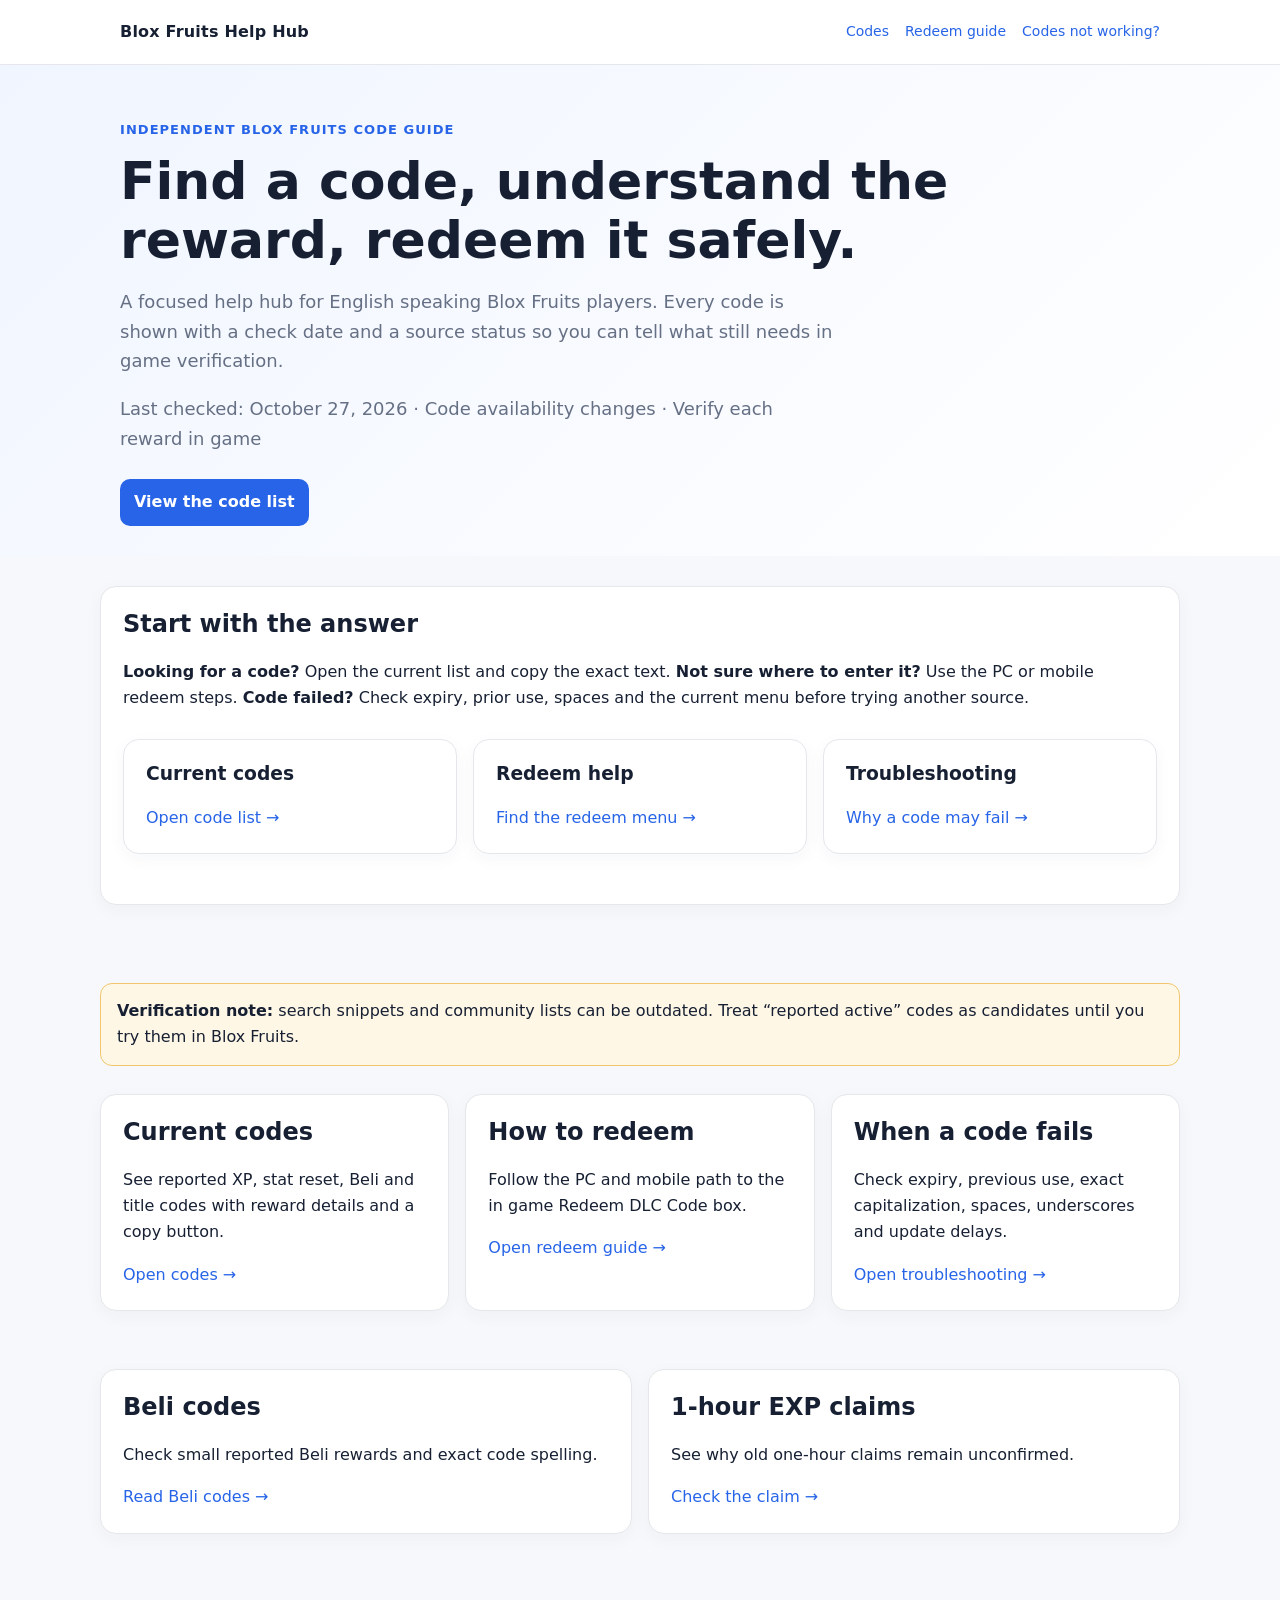
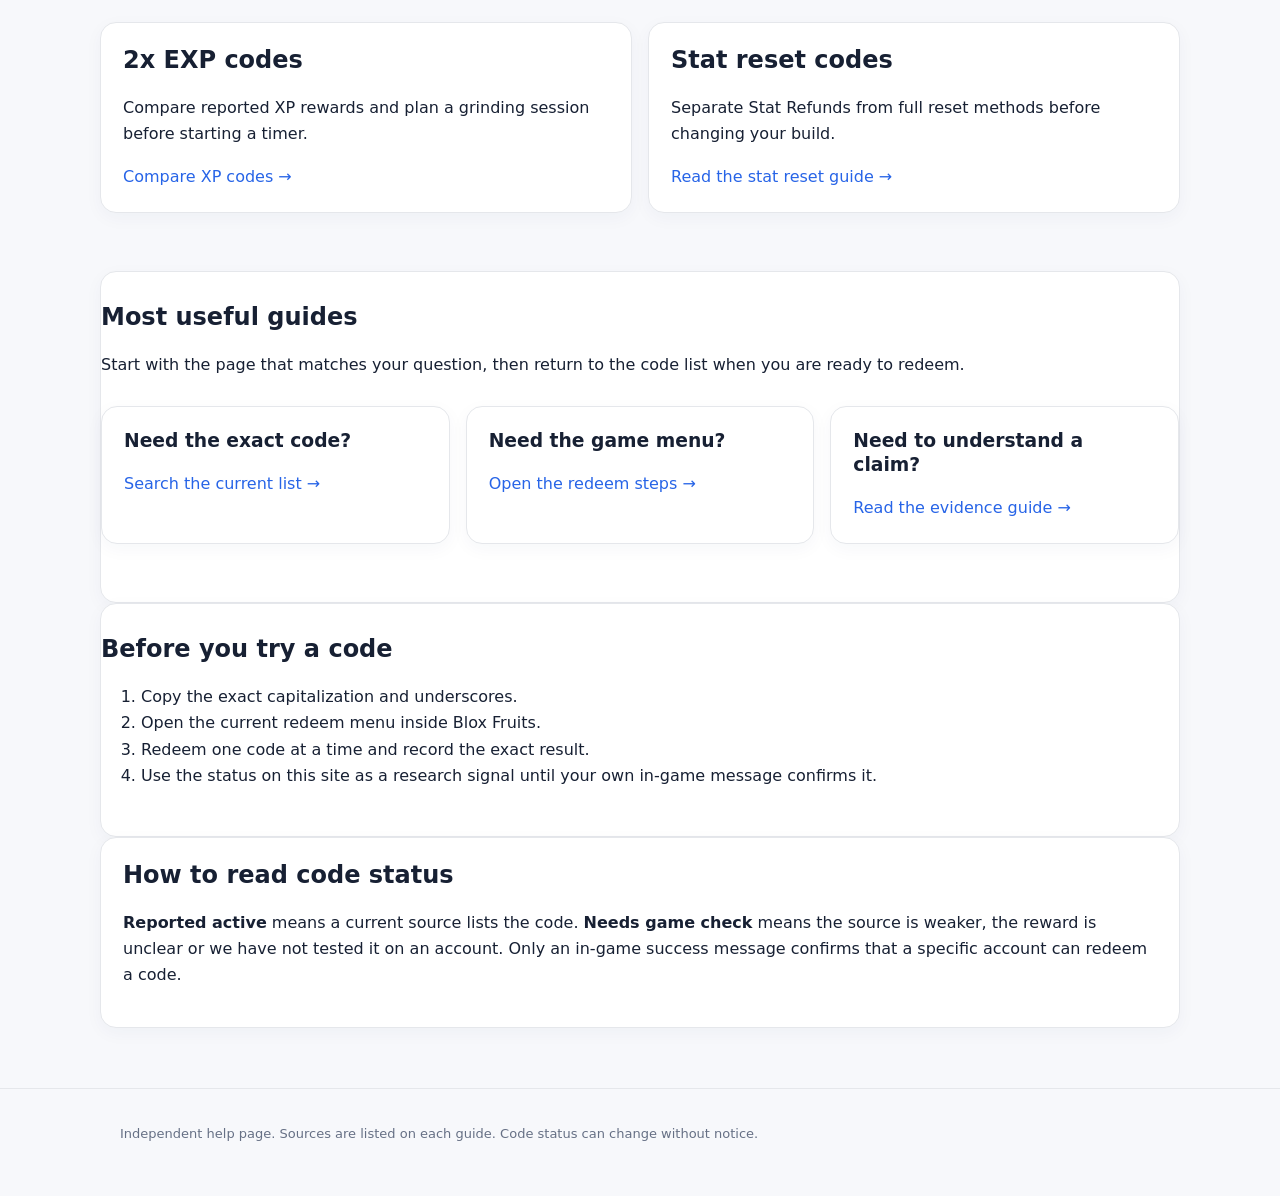
<file: index.html>
<!doctype html><html lang="en"><head><meta charset="utf-8"><meta name="viewport" content="width=device-width,initial-scale=1"><meta name="description" content="Find reported active Blox Fruits codes, confirm rewards, redeem codes on PC or mobile, and troubleshoot broken codes."><link rel="canonical" href="https://blox-fruits-help-hub.pages.dev/"><meta name="google-site-verification" content="WpJTzaE2lDU1zgOgY-33AHpInZoTjQPPPGhO0nWRNOk"><title>Blox Fruits Help Hub | Codes and Redeem Guides</title><link rel="stylesheet" href="styles.css"></head><body><header class="top"><div class="shell nav"><a class="logo" href="/">Blox Fruits Help Hub</a><nav class="links"><a href="/codes">Codes</a><a href="/redeem">Redeem guide</a><a href="/not-working">Codes not working?</a></nav></div></header><main><section class="hero"><div class="shell"><div class="eyebrow">Independent Blox Fruits code guide</div><h1>Find a code, understand the reward, redeem it safely.</h1><p>A focused help hub for English speaking Blox Fruits players. Every code is shown with a check date and a source status so you can tell what still needs in game verification.</p><p class="meta">Last checked: October 27, 2026 · Code availability changes · Verify each reward in game</p><a class="button" href="/codes">View the code list</a></div></section><section class="section shell"><div class="card"><h2>Start with the answer</h2><p><strong>Looking for a code?</strong> Open the current list and copy the exact text. <strong>Not sure where to enter it?</strong> Use the PC or mobile redeem steps. <strong>Code failed?</strong> Check expiry, prior use, spaces and the current menu before trying another source.</p><div class="grid"><article class="card"><h3>Current codes</h3><a href="/codes">Open code list →</a></article><article class="card"><h3>Redeem help</h3><a href="/redeem">Find the redeem menu →</a></article><article class="card"><h3>Troubleshooting</h3><a href="/not-working">Why a code may fail →</a></article></div></div></section><section class="section shell"><div class="notice"><strong>Verification note:</strong> search snippets and community lists can be outdated. Treat “reported active” codes as candidates until you try them in Blox Fruits.</div><div class="grid"><article class="card"><h2>Current codes</h2><p>See reported XP, stat reset, Beli and title codes with reward details and a copy button.</p><a href="/codes">Open codes →</a></article><article class="card"><h2>How to redeem</h2><p>Follow the PC and mobile path to the in game Redeem DLC Code box.</p><a href="/redeem">Open redeem guide →</a></article><article class="card"><h2>When a code fails</h2><p>Check expiry, previous use, exact capitalization, spaces, underscores and update delays.</p><a href="/not-working">Open troubleshooting →</a></article></div><div class="grid section"><article class="card"><h2>Beli codes</h2><p>Check small reported Beli rewards and exact code spelling.</p><a href="/beli-codes">Read Beli codes →</a></article><article class="card"><h2>1-hour EXP claims</h2><p>See why old one-hour claims remain unconfirmed.</p><a href="/one-hour-exp-code">Check the claim →</a></article></div><div class="grid section"><article class="card"><h2>2x EXP codes</h2><p>Compare reported XP rewards and plan a grinding session before starting a timer.</p><a href="/two-x-exp-codes">Compare XP codes →</a></article><article class="card"><h2>Stat reset codes</h2><p>Separate Stat Refunds from full reset methods before changing your build.</p><a href="/stat-reset-codes">Read the stat reset guide →</a></article></div><div class="card section"><h2>Most useful guides</h2><p>Start with the page that matches your question, then return to the code list when you are ready to redeem.</p><div class="grid"><article class="card"><h3>Need the exact code?</h3><a href="/codes">Search the current list →</a></article><article class="card"><h3>Need the game menu?</h3><a href="/redeem">Open the redeem steps →</a></article><article class="card"><h3>Need to understand a claim?</h3><a href="/free-devil-fruits-codes">Read the evidence guide →</a></article></div></div><div class="card section"><h2>Before you try a code</h2><ol><li>Copy the exact capitalization and underscores.</li><li>Open the current redeem menu inside Blox Fruits.</li><li>Redeem one code at a time and record the exact result.</li><li>Use the status on this site as a research signal until your own in-game message confirms it.</li></ol></div><div class="card"><h2>How to read code status</h2><p><strong>Reported active</strong> means a current source lists the code. <strong>Needs game check</strong> means the source is weaker, the reward is unclear or we have not tested it on an account. Only an in-game success message confirms that a specific account can redeem a code.</p></div></section></main><footer class="footer"><div class="shell">Independent help page. Sources are listed on each guide. Code status can change without notice.</div></footer></body></html>
</file>
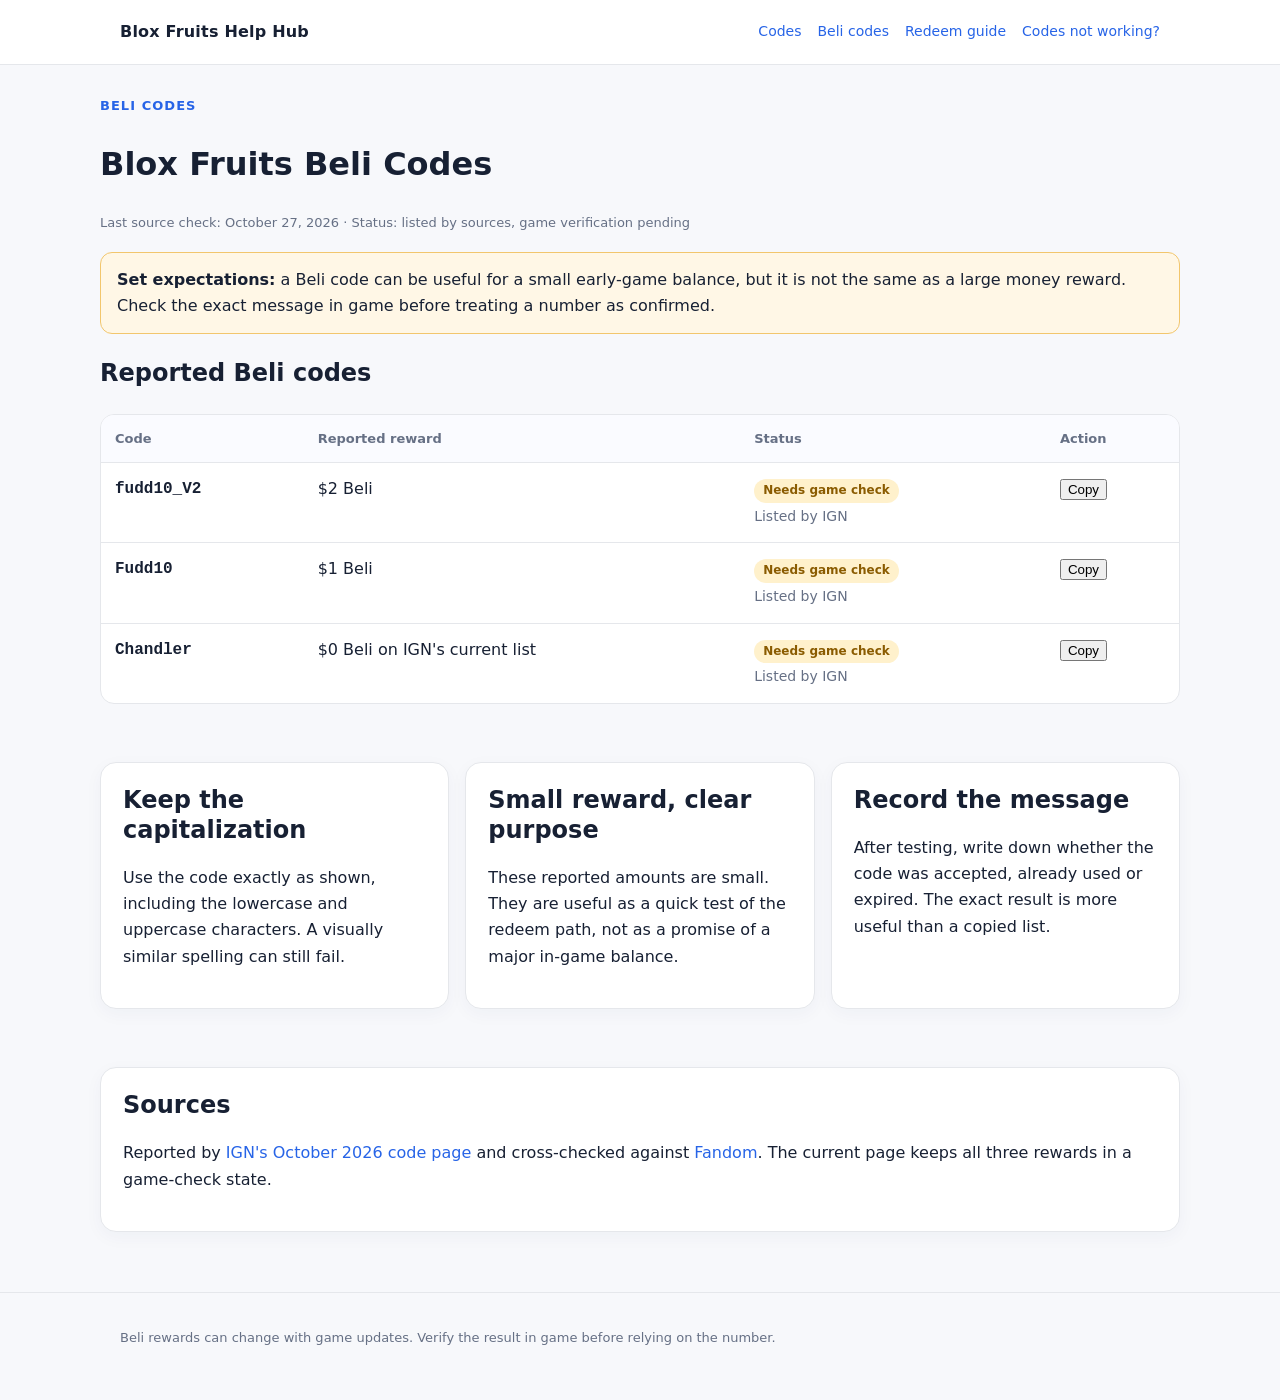
<file: beli-codes.html>
<!doctype html><html lang="en"><head><meta charset="utf-8"><meta name="viewport" content="width=device-width,initial-scale=1"><meta name="description" content="Compare reported Blox Fruits Beli codes, the reward listed by each source and how to avoid confusing tiny Beli rewards with larger promises."><link rel="canonical" href="https://blox-fruits-help-hub.pages.dev/beli-codes"><title>Blox Fruits Beli Codes: Reported Rewards and Limits | Blox Fruits Help Hub</title><link rel="stylesheet" href="styles.css"><script src="site.js" defer></script></head><body><header class="top"><div class="shell nav"><a class="logo" href="/">Blox Fruits Help Hub</a><nav class="links"><a href="/codes">Codes</a><a href="/beli-codes">Beli codes</a><a href="/redeem">Redeem guide</a><a href="/not-working">Codes not working?</a></nav></div></header><main class="section shell"><div class="eyebrow">Beli codes</div><h1>Blox Fruits Beli Codes</h1><p class="meta">Last source check: October 27, 2026 · Status: listed by sources, game verification pending</p><div class="notice"><strong>Set expectations:</strong> a Beli code can be useful for a small early-game balance, but it is not the same as a large money reward. Check the exact message in game before treating a number as confirmed.</div><h2>Reported Beli codes</h2><div class="table-wrap"><table class="codes"><thead><tr><th>Code</th><th>Reported reward</th><th>Status</th><th>Action</th></tr></thead><tbody><tr><td class="code" data-label="Code">fudd10_V2</td><td data-label="Reported reward">$2 Beli</td><td data-label="Status"><span class="tag verify">Needs game check</span><br><span class="small">Listed by IGN</span></td><td data-label="Action"><button onclick="copyCode('fudd10_V2',this)">Copy</button></td></tr><tr><td class="code" data-label="Code">Fudd10</td><td data-label="Reported reward">$1 Beli</td><td data-label="Status"><span class="tag verify">Needs game check</span><br><span class="small">Listed by IGN</span></td><td data-label="Action"><button onclick="copyCode('Fudd10',this)">Copy</button></td></tr><tr><td class="code" data-label="Code">Chandler</td><td data-label="Reported reward">$0 Beli on IGN's current list</td><td data-label="Status"><span class="tag verify">Needs game check</span><br><span class="small">Listed by IGN</span></td><td data-label="Action"><button onclick="copyCode('Chandler',this)">Copy</button></td></tr></tbody></table></div><div class="grid section"><article class="card"><h2>Keep the capitalization</h2><p>Use the code exactly as shown, including the lowercase and uppercase characters. A visually similar spelling can still fail.</p></article><article class="card"><h2>Small reward, clear purpose</h2><p>These reported amounts are small. They are useful as a quick test of the redeem path, not as a promise of a major in-game balance.</p></article><article class="card"><h2>Record the message</h2><p>After testing, write down whether the code was accepted, already used or expired. The exact result is more useful than a copied list.</p></article></div><div class="card"><h2>Sources</h2><p>Reported by <a href="https://www.ign.com/wikis/blox-fruits/Blox_Fruits_Codes" rel="noreferrer">IGN's October 2026 code page</a> and cross-checked against <a href="https://blox-fruits.fandom.com/wiki/Codes" rel="noreferrer">Fandom</a>. The current page keeps all three rewards in a game-check state.</p></div></main><footer class="footer"><div class="shell">Beli rewards can change with game updates. Verify the result in game before relying on the number.</div></footer></body></html>
</file>
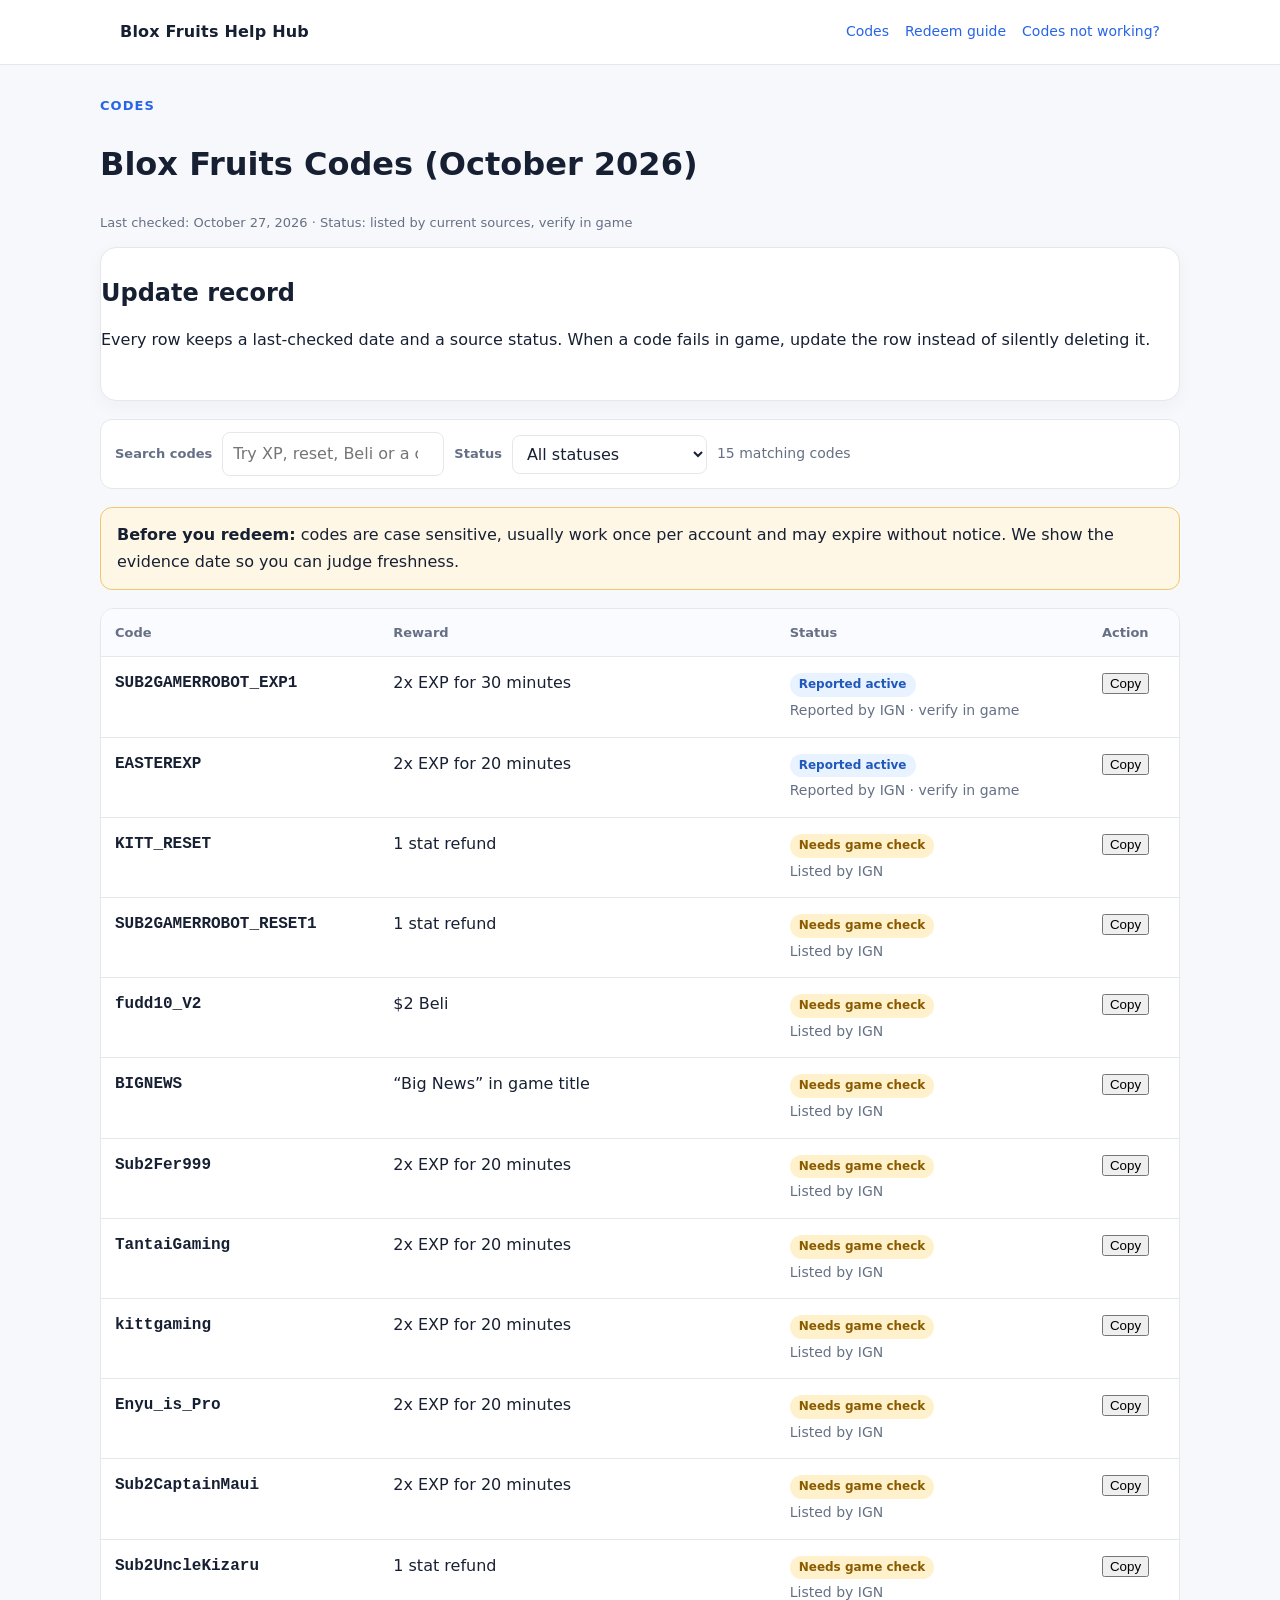
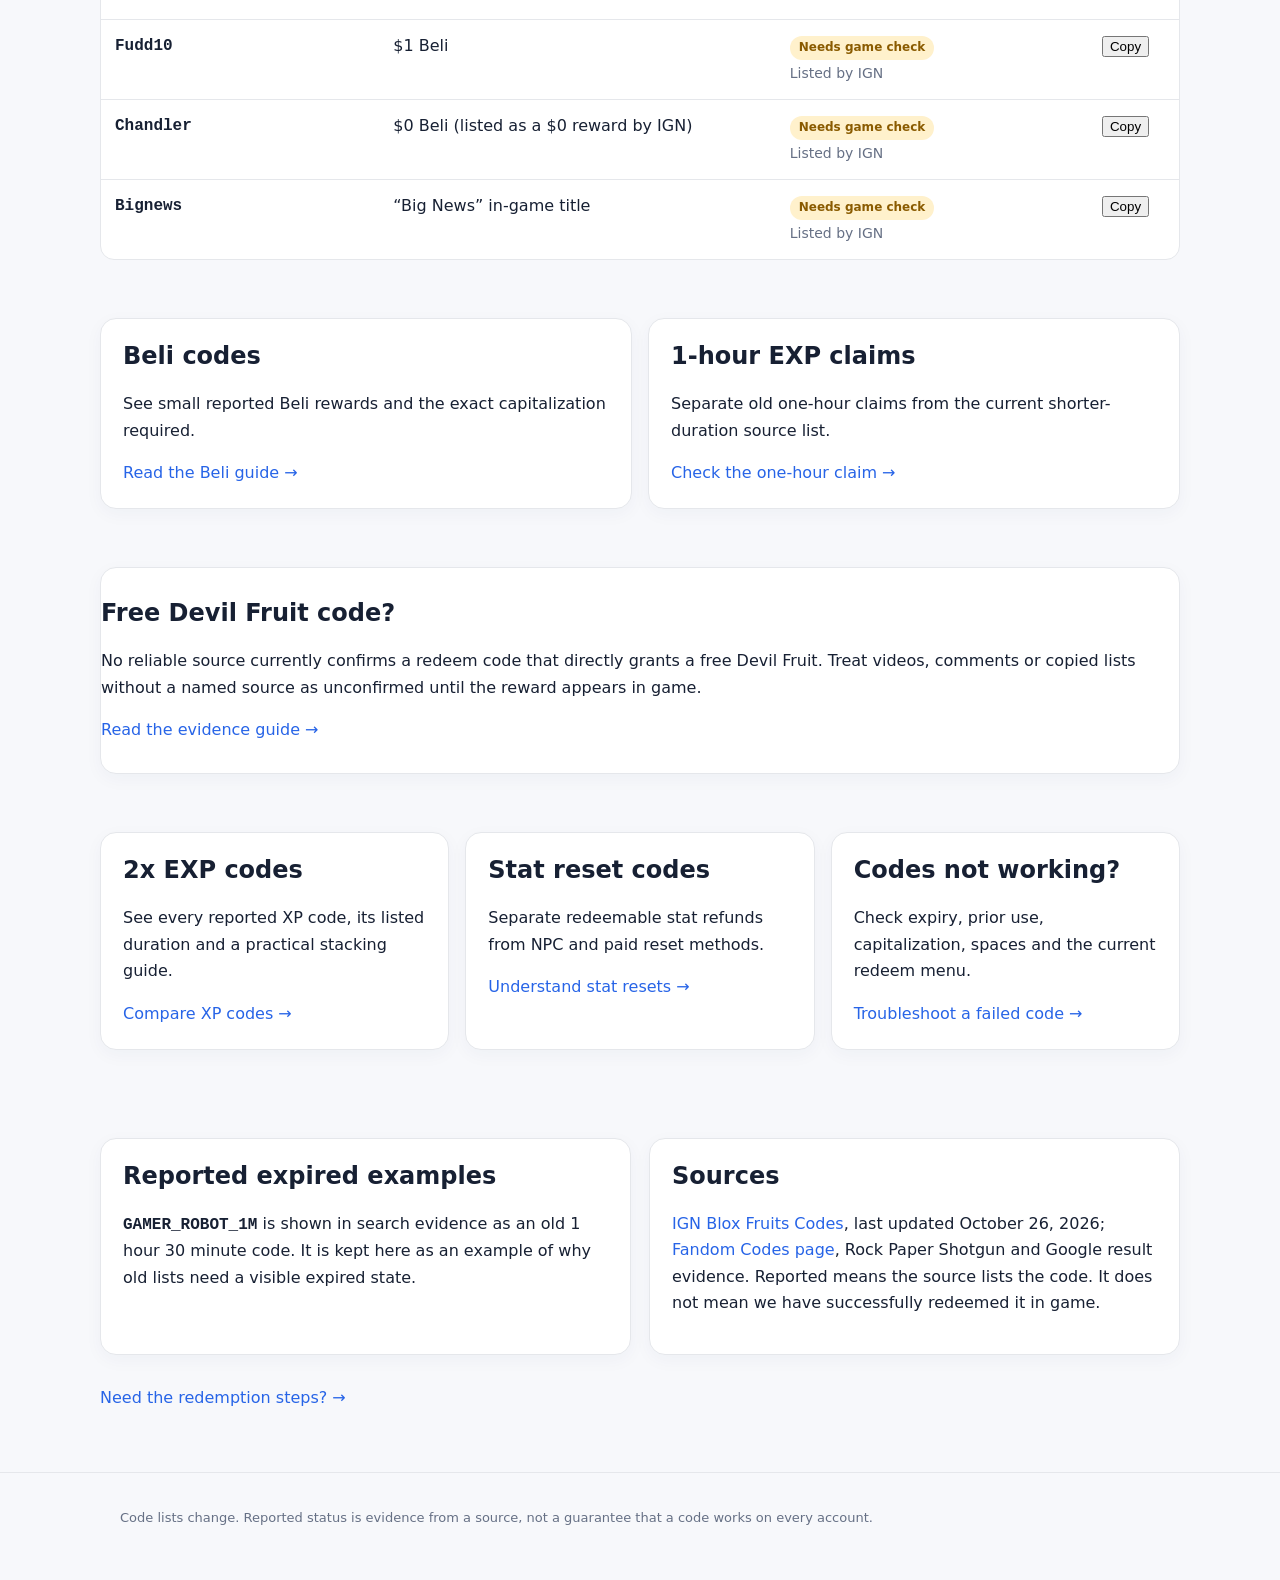
<file: codes.html>
<!doctype html><html lang="en"><head><meta charset="utf-8"><meta name="viewport" content="width=device-width,initial-scale=1"><meta name="description" content="Browse Blox Fruits XP, stat reset, Beli and title codes with rewards, check dates, reported status and a one-click copy button."><link rel="canonical" href="https://blox-fruits-help-hub.pages.dev/codes"><title>Blox Fruits Codes (October 2026) | Blox Fruits Help Hub</title><link rel="stylesheet" href="styles.css"><script src="site.js" defer></script></head><body><header class="top"><div class="shell nav"><a class="logo" href="/">Blox Fruits Help Hub</a><nav class="links"><a href="/codes">Codes</a><a href="/redeem">Redeem guide</a><a href="/not-working">Codes not working?</a></nav></div></header><main class="section shell"><div class="eyebrow">Codes</div><h1>Blox Fruits Codes (October 2026)</h1><p class="meta">Last checked: October 27, 2026 · Status: listed by current sources, verify in game</p><div class="card section"><h2>Update record</h2><p>Every row keeps a last-checked date and a source status. When a code fails in game, update the row instead of silently deleting it.</p></div><div class="filter-bar"><label for="code-search">Search codes</label><input id="code-search" type="search" placeholder="Try XP, reset, Beli or a code"><label for="status-filter">Status</label><select id="status-filter"><option value="all">All statuses</option><option value="reported">Reported active</option><option value="check">Needs game check</option></select><span id="code-count" class="small"></span></div><div class="notice"><strong>Before you redeem:</strong> codes are case sensitive, usually work once per account and may expire without notice. We show the evidence date so you can judge freshness.</div><div class="table-wrap"><table class="codes"><thead><tr><th>Code</th><th>Reward</th><th>Status</th><th>Action</th></tr></thead><tbody><tr data-code-row><td class="code" data-label="Code">SUB2GAMERROBOT_EXP1</td><td data-label="Reward">2x EXP for 30 minutes</td><td data-label="Status"><span class="tag xp">Reported active</span><br><span class="small">Reported by IGN · verify in game</span></td><td data-label="Action"><button onclick="copyCode('SUB2GAMERROBOT_EXP1',this)">Copy</button></td></tr><tr data-code-row><td class="code" data-label="Code">EASTEREXP</td><td data-label="Reward">2x EXP for 20 minutes</td><td data-label="Status"><span class="tag xp">Reported active</span><br><span class="small">Reported by IGN · verify in game</span></td><td data-label="Action"><button onclick="copyCode('EASTEREXP',this)">Copy</button></td></tr><tr data-code-row><td class="code" data-label="Code">KITT_RESET</td><td data-label="Reward">1 stat refund</td><td data-label="Status"><span class="tag verify">Needs game check</span><br><span class="small">Listed by IGN</span></td><td data-label="Action"><button onclick="copyCode('KITT_RESET',this)">Copy</button></td></tr><tr data-code-row><td class="code" data-label="Code">SUB2GAMERROBOT_RESET1</td><td data-label="Reward">1 stat refund</td><td data-label="Status"><span class="tag verify">Needs game check</span><br><span class="small">Listed by IGN</span></td><td data-label="Action"><button onclick="copyCode('SUB2GAMERROBOT_RESET1',this)">Copy</button></td></tr><tr data-code-row><td class="code" data-label="Code">fudd10_V2</td><td data-label="Reward">$2 Beli</td><td data-label="Status"><span class="tag verify">Needs game check</span><br><span class="small">Listed by IGN</span></td><td data-label="Action"><button onclick="copyCode('fudd10_V2',this)">Copy</button></td></tr><tr data-code-row><td class="code" data-label="Code">BIGNEWS</td><td data-label="Reward">“Big News” in game title</td><td data-label="Status"><span class="tag verify">Needs game check</span><br><span class="small">Listed by IGN</span></td><td data-label="Action"><button onclick="copyCode('BIGNEWS',this)">Copy</button></td></tr><tr data-code-row><td class="code" data-label="Code">Sub2Fer999</td><td data-label="Reward">2x EXP for 20 minutes</td><td data-label="Status"><span class="tag verify">Needs game check</span><br><span class="small">Listed by IGN</span></td><td data-label="Action"><button onclick="copyCode('Sub2Fer999',this)">Copy</button></td></tr><tr data-code-row><td class="code" data-label="Code">TantaiGaming</td><td data-label="Reward">2x EXP for 20 minutes</td><td data-label="Status"><span class="tag verify">Needs game check</span><br><span class="small">Listed by IGN</span></td><td data-label="Action"><button onclick="copyCode('TantaiGaming',this)">Copy</button></td></tr><tr data-code-row><td class="code" data-label="Code">kittgaming</td><td data-label="Reward">2x EXP for 20 minutes</td><td data-label="Status"><span class="tag verify">Needs game check</span><br><span class="small">Listed by IGN</span></td><td data-label="Action"><button onclick="copyCode('kittgaming',this)">Copy</button></td></tr><tr data-code-row><td class="code" data-label="Code">Enyu_is_Pro</td><td data-label="Reward">2x EXP for 20 minutes</td><td data-label="Status"><span class="tag verify">Needs game check</span><br><span class="small">Listed by IGN</span></td><td data-label="Action"><button onclick="copyCode('Enyu_is_Pro',this)">Copy</button></td></tr><tr data-code-row><td class="code" data-label="Code">Sub2CaptainMaui</td><td data-label="Reward">2x EXP for 20 minutes</td><td data-label="Status"><span class="tag verify">Needs game check</span><br><span class="small">Listed by IGN</span></td><td data-label="Action"><button onclick="copyCode('Sub2CaptainMaui',this)">Copy</button></td></tr><tr data-code-row><td class="code" data-label="Code">Sub2UncleKizaru</td><td data-label="Reward">1 stat refund</td><td data-label="Status"><span class="tag verify">Needs game check</span><br><span class="small">Listed by IGN</span></td><td data-label="Action"><button onclick="copyCode('Sub2UncleKizaru',this)">Copy</button></td></tr><tr data-code-row><td class="code" data-label="Code">Fudd10</td><td data-label="Reward">$1 Beli</td><td data-label="Status"><span class="tag verify">Needs game check</span><br><span class="small">Listed by IGN</span></td><td data-label="Action"><button onclick="copyCode('Fudd10',this)">Copy</button></td></tr><tr data-code-row><td class="code" data-label="Code">Chandler</td><td data-label="Reward">$0 Beli (listed as a $0 reward by IGN)</td><td data-label="Status"><span class="tag verify">Needs game check</span><br><span class="small">Listed by IGN</span></td><td data-label="Action"><button onclick="copyCode('Chandler',this)">Copy</button></td></tr><tr data-code-row><td class="code" data-label="Code">Bignews</td><td data-label="Reward">“Big News” in-game title</td><td data-label="Status"><span class="tag verify">Needs game check</span><br><span class="small">Listed by IGN</span></td><td data-label="Action"><button onclick="copyCode('Bignews',this)">Copy</button></td></tr></tbody></table></div><div class="grid section"><article class="card"><h2>Beli codes</h2><p>See small reported Beli rewards and the exact capitalization required.</p><a href="/beli-codes">Read the Beli guide →</a></article><article class="card"><h2>1-hour EXP claims</h2><p>Separate old one-hour claims from the current shorter-duration source list.</p><a href="/one-hour-exp-code">Check the one-hour claim →</a></article></div><div class="card section"><h2>Free Devil Fruit code?</h2><p>No reliable source currently confirms a redeem code that directly grants a free Devil Fruit. Treat videos, comments or copied lists without a named source as unconfirmed until the reward appears in game.</p><a href="/free-devil-fruits-codes">Read the evidence guide →</a></div><div class="grid section"><article class="card"><h2>2x EXP codes</h2><p>See every reported XP code, its listed duration and a practical stacking guide.</p><a href="/two-x-exp-codes">Compare XP codes →</a></article><article class="card"><h2>Stat reset codes</h2><p>Separate redeemable stat refunds from NPC and paid reset methods.</p><a href="/stat-reset-codes">Understand stat resets →</a></article><article class="card"><h2>Codes not working?</h2><p>Check expiry, prior use, capitalization, spaces and the current redeem menu.</p><a href="/not-working">Troubleshoot a failed code →</a></article></div><div class="two section"><section class="card"><h2>Reported expired examples</h2><p><span class="code">GAMER_ROBOT_1M</span> is shown in search evidence as an old 1 hour 30 minute code. It is kept here as an example of why old lists need a visible expired state.</p></section><section class="card"><h2>Sources</h2><p><a href="https://www.ign.com/wikis/blox-fruits/Blox_Fruits_Codes" rel="noreferrer">IGN Blox Fruits Codes</a>, last updated October 26, 2026; <a href="https://blox-fruits.fandom.com/wiki/Codes" rel="noreferrer">Fandom Codes page</a>, Rock Paper Shotgun and Google result evidence. Reported means the source lists the code. It does not mean we have successfully redeemed it in game.</p></section></div><a href="/redeem">Need the redemption steps? →</a></main><footer class="footer"><div class="shell">Code lists change. Reported status is evidence from a source, not a guarantee that a code works on every account.</div></footer></body></html>
</file>
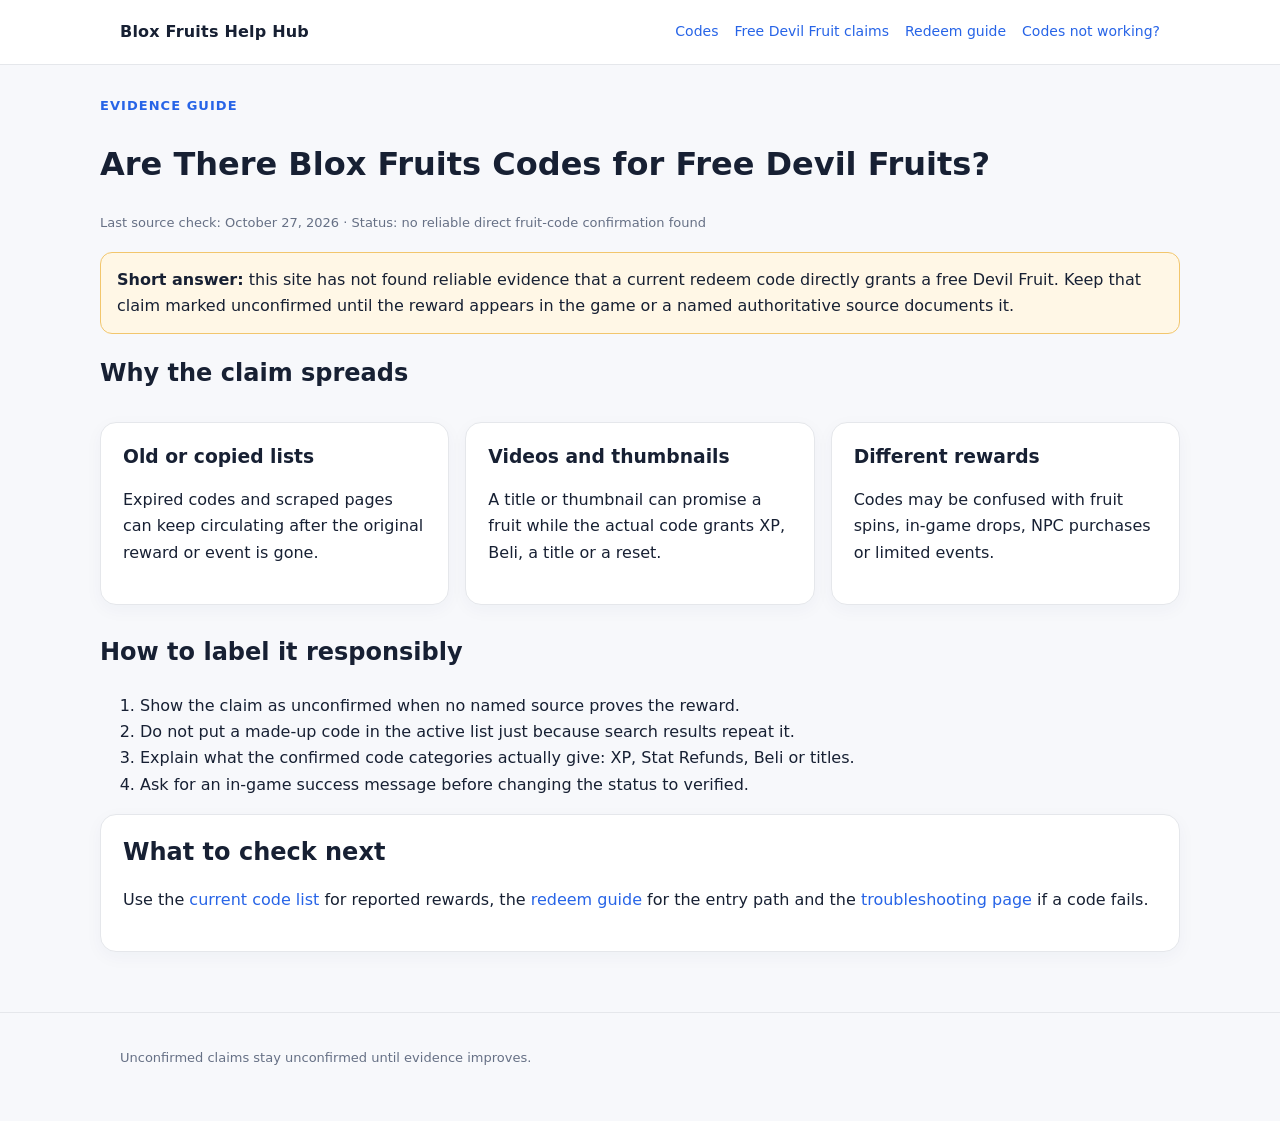
<file: free-devil-fruits-codes.html>
<!doctype html><html lang="en"><head><meta charset="utf-8"><meta name="viewport" content="width=device-width,initial-scale=1"><meta name="description" content="Are there Blox Fruits codes for free Devil Fruits? See what current source evidence supports, what claims remain unconfirmed and how to avoid misleading code lists."><link rel="canonical" href="https://blox-fruits-help-hub.pages.dev/free-devil-fruits-codes"><title>Are There Blox Fruits Codes for Free Devil Fruits? | Blox Fruits Help Hub</title><link rel="stylesheet" href="styles.css"></head><body><header class="top"><div class="shell nav"><a class="logo" href="/">Blox Fruits Help Hub</a><nav class="links"><a href="/codes">Codes</a><a href="/free-devil-fruits-codes">Free Devil Fruit claims</a><a href="/redeem">Redeem guide</a><a href="/not-working">Codes not working?</a></div></header><main class="section shell"><div class="eyebrow">Evidence guide</div><h1>Are There Blox Fruits Codes for Free Devil Fruits?</h1><p class="meta">Last source check: October 27, 2026 · Status: no reliable direct fruit-code confirmation found</p><div class="notice"><strong>Short answer:</strong> this site has not found reliable evidence that a current redeem code directly grants a free Devil Fruit. Keep that claim marked unconfirmed until the reward appears in the game or a named authoritative source documents it.</div><h2>Why the claim spreads</h2><div class="grid"><article class="card"><h3>Old or copied lists</h3><p>Expired codes and scraped pages can keep circulating after the original reward or event is gone.</p></article><article class="card"><h3>Videos and thumbnails</h3><p>A title or thumbnail can promise a fruit while the actual code grants XP, Beli, a title or a reset.</p></article><article class="card"><h3>Different rewards</h3><p>Codes may be confused with fruit spins, in-game drops, NPC purchases or limited events.</p></article></div><h2>How to label it responsibly</h2><ol><li>Show the claim as unconfirmed when no named source proves the reward.</li><li>Do not put a made-up code in the active list just because search results repeat it.</li><li>Explain what the confirmed code categories actually give: XP, Stat Refunds, Beli or titles.</li><li>Ask for an in-game success message before changing the status to verified.</li></ol><div class="card"><h2>What to check next</h2><p>Use the <a href="/codes">current code list</a> for reported rewards, the <a href="/redeem">redeem guide</a> for the entry path and the <a href="/not-working">troubleshooting page</a> if a code fails.</p></div></main><footer class="footer"><div class="shell">Unconfirmed claims stay unconfirmed until evidence improves.</div></footer></body></html>
</file>
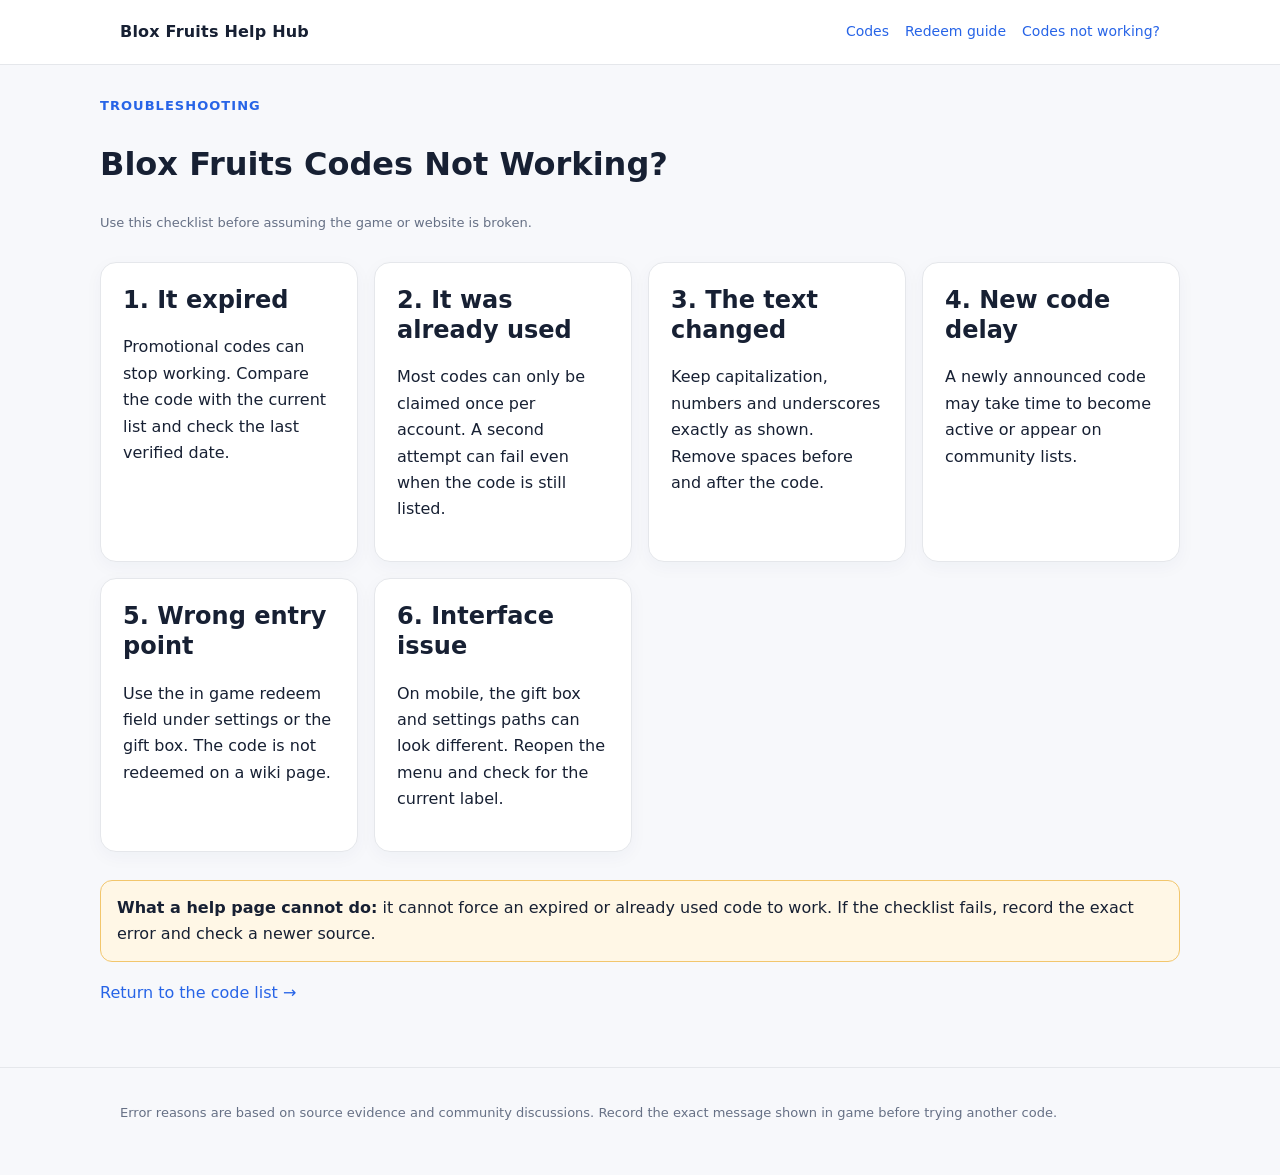
<file: not-working.html>
<!doctype html><html lang="en"><head><meta charset="utf-8"><meta name="viewport" content="width=device-width,initial-scale=1"><meta name="description" content="Troubleshoot Blox Fruits codes that fail because they expired, were already used, contain spaces, or use the wrong redeem menu."><link rel="canonical" href="https://blox-fruits-help-hub.pages.dev/not-working"><title>Blox Fruits Codes Not Working? | Blox Fruits Help Hub</title><link rel="stylesheet" href="styles.css"></head><body><header class="top"><div class="shell nav"><a class="logo" href="/">Blox Fruits Help Hub</a><nav class="links"><a href="/codes">Codes</a><a href="/redeem">Redeem guide</a><a href="/not-working">Codes not working?</a></nav></div></header><main class="section shell"><div class="eyebrow">Troubleshooting</div><h1>Blox Fruits Codes Not Working?</h1><p class="meta">Use this checklist before assuming the game or website is broken.</p><div class="grid"><article class="card"><h2>1. It expired</h2><p>Promotional codes can stop working. Compare the code with the current list and check the last verified date.</p></article><article class="card"><h2>2. It was already used</h2><p>Most codes can only be claimed once per account. A second attempt can fail even when the code is still listed.</p></article><article class="card"><h2>3. The text changed</h2><p>Keep capitalization, numbers and underscores exactly as shown. Remove spaces before and after the code.</p></article><article class="card"><h2>4. New code delay</h2><p>A newly announced code may take time to become active or appear on community lists.</p></article><article class="card"><h2>5. Wrong entry point</h2><p>Use the in game redeem field under settings or the gift box. The code is not redeemed on a wiki page.</p></article><article class="card"><h2>6. Interface issue</h2><p>On mobile, the gift box and settings paths can look different. Reopen the menu and check for the current label.</p></article></div><div class="notice"><strong>What a help page cannot do:</strong> it cannot force an expired or already used code to work. If the checklist fails, record the exact error and check a newer source.</div><a href="/codes">Return to the code list →</a></main><footer class="footer"><div class="shell">Error reasons are based on source evidence and community discussions. Record the exact message shown in game before trying another code.</div></footer></body></html>
</file>
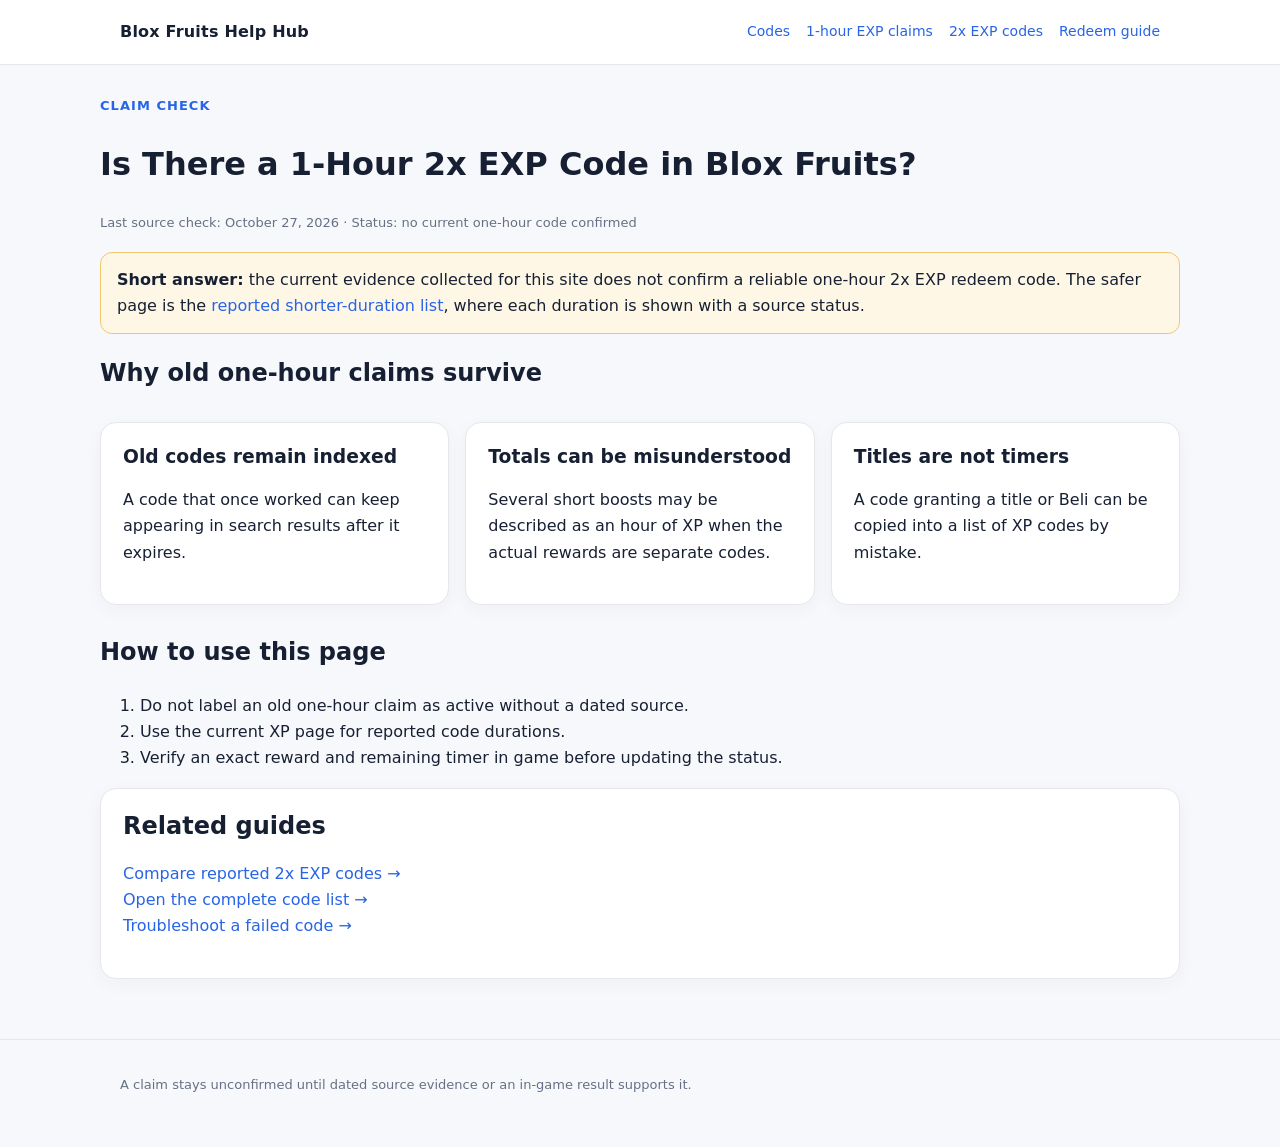
<file: one-hour-exp-code.html>
<!doctype html><html lang="en"><head><meta charset="utf-8"><meta name="viewport" content="width=device-width,initial-scale=1"><meta name="description" content="Is there a one-hour 2x EXP code in Blox Fruits? Compare the current reported evidence with shorter XP codes and learn how to label old claims safely."><link rel="canonical" href="https://blox-fruits-help-hub.pages.dev/one-hour-exp-code"><title>Is There a 1-Hour 2x EXP Code in Blox Fruits? | Blox Fruits Help Hub</title><link rel="stylesheet" href="styles.css"></head><body><header class="top"><div class="shell nav"><a class="logo" href="/">Blox Fruits Help Hub</a><nav class="links"><a href="/codes">Codes</a><a href="/one-hour-exp-code">1-hour EXP claims</a><a href="/two-x-exp-codes">2x EXP codes</a><a href="/redeem">Redeem guide</a></nav></div></header><main class="section shell"><div class="eyebrow">Claim check</div><h1>Is There a 1-Hour 2x EXP Code in Blox Fruits?</h1><p class="meta">Last source check: October 27, 2026 · Status: no current one-hour code confirmed</p><div class="notice"><strong>Short answer:</strong> the current evidence collected for this site does not confirm a reliable one-hour 2x EXP redeem code. The safer page is the <a href="/two-x-exp-codes">reported shorter-duration list</a>, where each duration is shown with a source status.</div><h2>Why old one-hour claims survive</h2><div class="grid"><article class="card"><h3>Old codes remain indexed</h3><p>A code that once worked can keep appearing in search results after it expires.</p></article><article class="card"><h3>Totals can be misunderstood</h3><p>Several short boosts may be described as an hour of XP when the actual rewards are separate codes.</p></article><article class="card"><h3>Titles are not timers</h3><p>A code granting a title or Beli can be copied into a list of XP codes by mistake.</p></article></div><h2>How to use this page</h2><ol><li>Do not label an old one-hour claim as active without a dated source.</li><li>Use the current XP page for reported code durations.</li><li>Verify an exact reward and remaining timer in game before updating the status.</li></ol><div class="card"><h2>Related guides</h2><p><a href="/two-x-exp-codes">Compare reported 2x EXP codes →</a><br><a href="/codes">Open the complete code list →</a><br><a href="/not-working">Troubleshoot a failed code →</a></p></div></main><footer class="footer"><div class="shell">A claim stays unconfirmed until dated source evidence or an in-game result supports it.</div></footer></body></html>
</file>
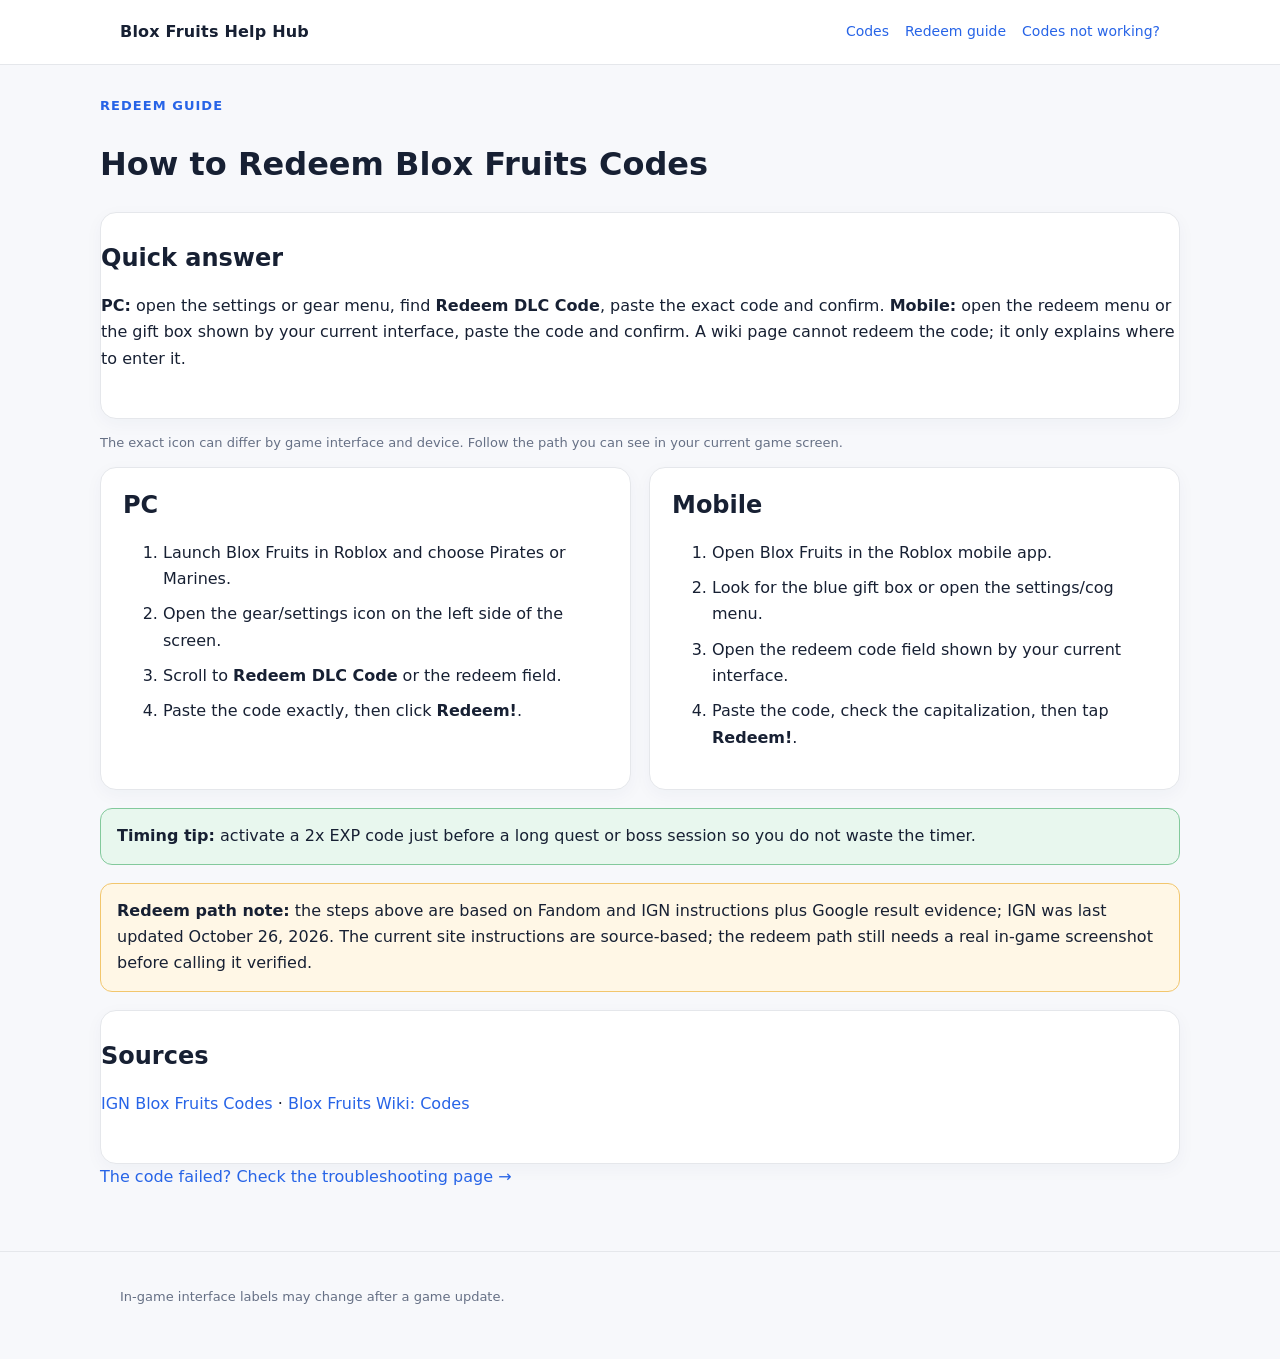
<file: redeem.html>
<!doctype html><html lang="en"><head><meta charset="utf-8"><meta name="viewport" content="width=device-width,initial-scale=1"><meta name="description" content="Step-by-step Blox Fruits redeeming instructions for PC and mobile, including how to find the Redeem DLC Code field."><link rel="canonical" href="https://blox-fruits-help-hub.pages.dev/redeem"><title>How to Redeem Blox Fruits Codes | Blox Fruits Help Hub</title><link rel="stylesheet" href="styles.css"></head><body><header class="top"><div class="shell nav"><a class="logo" href="/">Blox Fruits Help Hub</a><nav class="links"><a href="/codes">Codes</a><a href="/redeem">Redeem guide</a><a href="/not-working">Codes not working?</a></nav></div></header><main class="section shell"><div class="eyebrow">Redeem guide</div><h1>How to Redeem Blox Fruits Codes</h1><section class="card section"><h2>Quick answer</h2><p><strong>PC:</strong> open the settings or gear menu, find <strong>Redeem DLC Code</strong>, paste the exact code and confirm. <strong>Mobile:</strong> open the redeem menu or the gift box shown by your current interface, paste the code and confirm. A wiki page cannot redeem the code; it only explains where to enter it.</p></section><p class="meta">The exact icon can differ by game interface and device. Follow the path you can see in your current game screen.</p><div class="two"><section class="card"><h2>PC</h2><ol class="steps"><li>Launch Blox Fruits in Roblox and choose Pirates or Marines.</li><li>Open the gear/settings icon on the left side of the screen.</li><li>Scroll to <strong>Redeem DLC Code</strong> or the redeem field.</li><li>Paste the code exactly, then click <strong>Redeem!</strong>.</li></ol></section><section class="card"><h2>Mobile</h2><ol class="steps"><li>Open Blox Fruits in the Roblox mobile app.</li><li>Look for the blue gift box or open the settings/cog menu.</li><li>Open the redeem code field shown by your current interface.</li><li>Paste the code, check the capitalization, then tap <strong>Redeem!</strong>.</li></ol></section></div><div class="success"><strong>Timing tip:</strong> activate a 2x EXP code just before a long quest or boss session so you do not waste the timer.</div><div class="notice"><strong>Redeem path note:</strong> the steps above are based on Fandom and IGN instructions plus Google result evidence; IGN was last updated October 26, 2026. The current site instructions are source-based; the redeem path still needs a real in-game screenshot before calling it verified.</div><div class="card section"><h2>Sources</h2><p><a href="https://www.ign.com/wikis/blox-fruits/Blox_Fruits_Codes" rel="noreferrer">IGN Blox Fruits Codes</a> · <a href="https://blox-fruits.fandom.com/wiki/Codes" rel="noreferrer">Blox Fruits Wiki: Codes</a></p></div><a href="/not-working">The code failed? Check the troubleshooting page →</a></main><footer class="footer"><div class="shell">In-game interface labels may change after a game update.</div></footer></body></html>
</file>
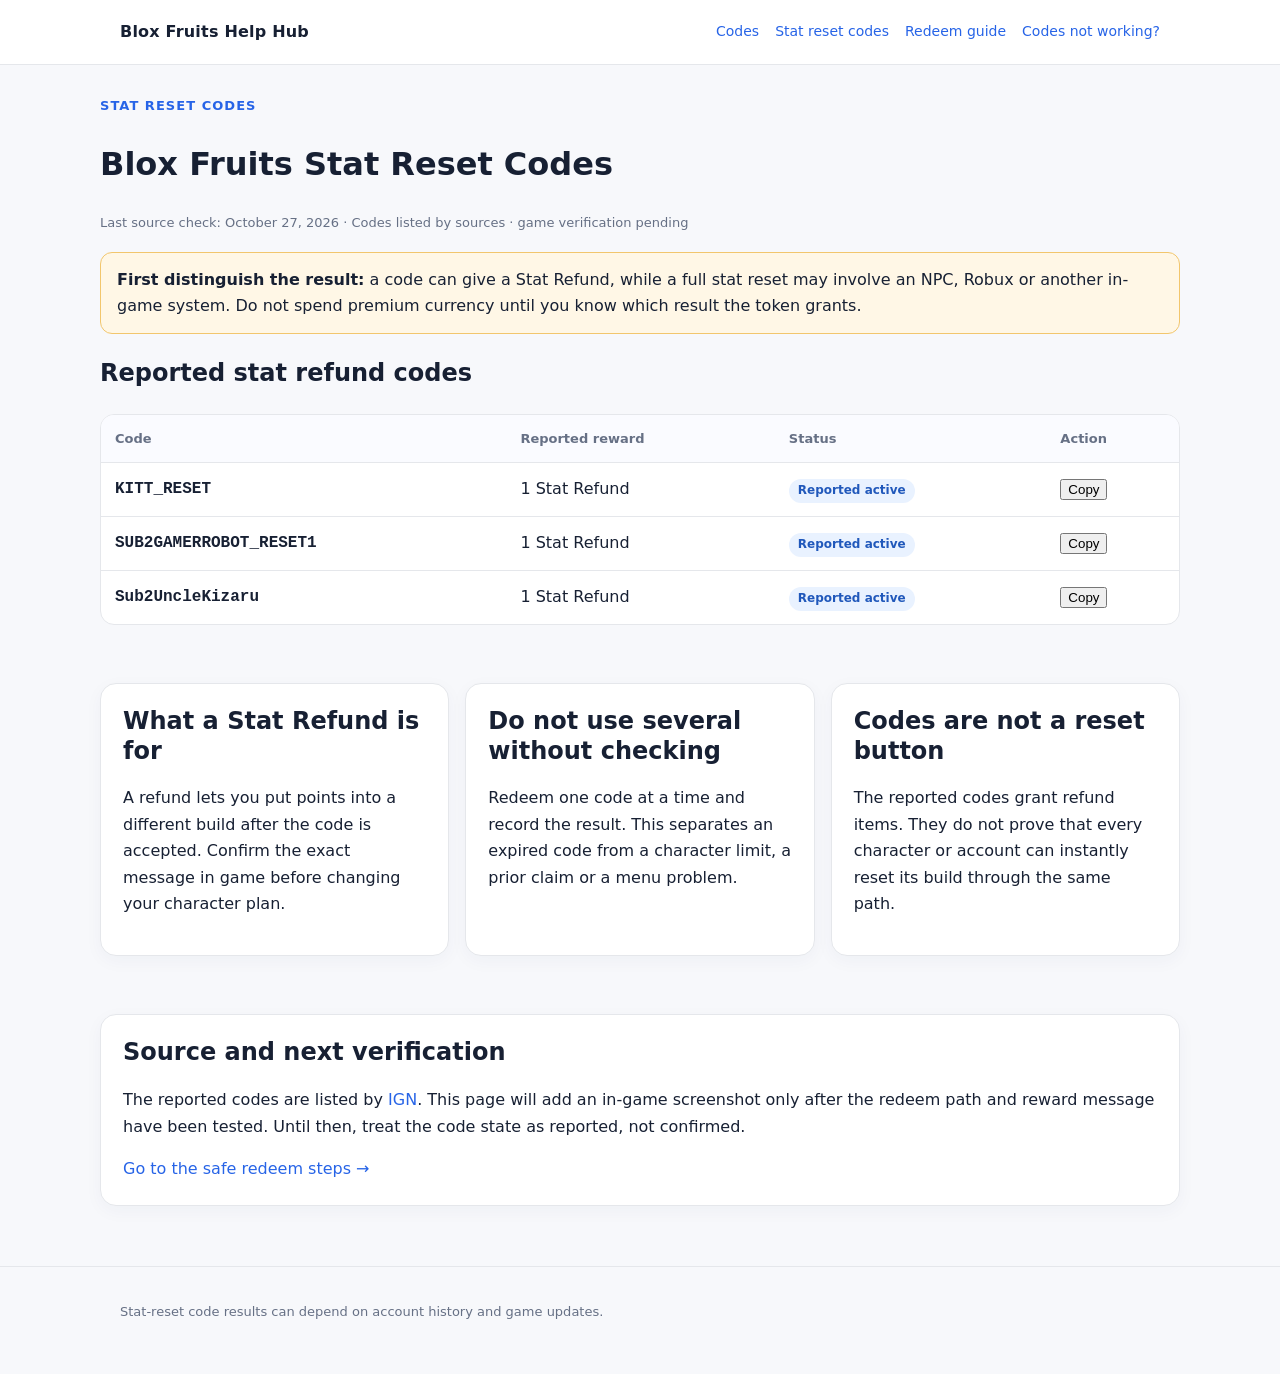
<file: stat-reset-codes.html>
<!doctype html><html lang="en"><head><meta charset="utf-8"><meta name="viewport" content="width=device-width,initial-scale=1"><meta name="description" content="Find reported Blox Fruits stat reset codes, learn what a Stat Refund does and compare free code, NPC and paid stat reset options."><link rel="canonical" href="https://blox-fruits-help-hub.pages.dev/stat-reset-codes"><title>Blox Fruits Stat Reset Codes and Refund Guide | Blox Fruits Help Hub</title><link rel="stylesheet" href="styles.css"><script src="site.js" defer></script></head><body><header class="top"><div class="shell nav"><a class="logo" href="/">Blox Fruits Help Hub</a><nav class="links"><a href="/codes">Codes</a><a href="/stat-reset-codes">Stat reset codes</a><a href="/redeem">Redeem guide</a><a href="/not-working">Codes not working?</a></nav></div></header><main class="section shell"><div class="eyebrow">Stat reset codes</div><h1>Blox Fruits Stat Reset Codes</h1><p class="meta">Last source check: October 27, 2026 · Codes listed by sources · game verification pending</p><div class="notice"><strong>First distinguish the result:</strong> a code can give a Stat Refund, while a full stat reset may involve an NPC, Robux or another in-game system. Do not spend premium currency until you know which result the token grants.</div><h2>Reported stat refund codes</h2><div class="table-wrap"><table class="codes"><thead><tr><th>Code</th><th>Reported reward</th><th>Status</th><th>Action</th></tr></thead><tbody><tr><td class="code" data-label="Code">KITT_RESET</td><td data-label="Reported reward">1 Stat Refund</td><td data-label="Status"><span class="tag xp">Reported active</span></td><td data-label="Action"><button onclick="copyCode('KITT_RESET',this)">Copy</button></td></tr><tr><td class="code" data-label="Code">SUB2GAMERROBOT_RESET1</td><td data-label="Reported reward">1 Stat Refund</td><td data-label="Status"><span class="tag xp">Reported active</span></td><td data-label="Action"><button onclick="copyCode('SUB2GAMERROBOT_RESET1',this)">Copy</button></td></tr><tr><td class="code" data-label="Code">Sub2UncleKizaru</td><td data-label="Reported reward">1 Stat Refund</td><td data-label="Status"><span class="tag xp">Reported active</span></td><td data-label="Action"><button onclick="copyCode('Sub2UncleKizaru',this)">Copy</button></td></tr></tbody></table></div><div class="grid section"><article class="card"><h2>What a Stat Refund is for</h2><p>A refund lets you put points into a different build after the code is accepted. Confirm the exact message in game before changing your character plan.</p></article><article class="card"><h2>Do not use several without checking</h2><p>Redeem one code at a time and record the result. This separates an expired code from a character limit, a prior claim or a menu problem.</p></article><article class="card"><h2>Codes are not a reset button</h2><p>The reported codes grant refund items. They do not prove that every character or account can instantly reset its build through the same path.</p></article></div><div class="card"><h2>Source and next verification</h2><p>The reported codes are listed by <a href="https://www.ign.com/wikis/blox-fruits/Blox_Fruits_Codes" rel="noreferrer">IGN</a>. This page will add an in-game screenshot only after the redeem path and reward message have been tested. Until then, treat the code state as reported, not confirmed.</p><a href="/redeem">Go to the safe redeem steps →</a></div></main><footer class="footer"><div class="shell">Stat-reset code results can depend on account history and game updates.</div></footer></body></html>
</file>
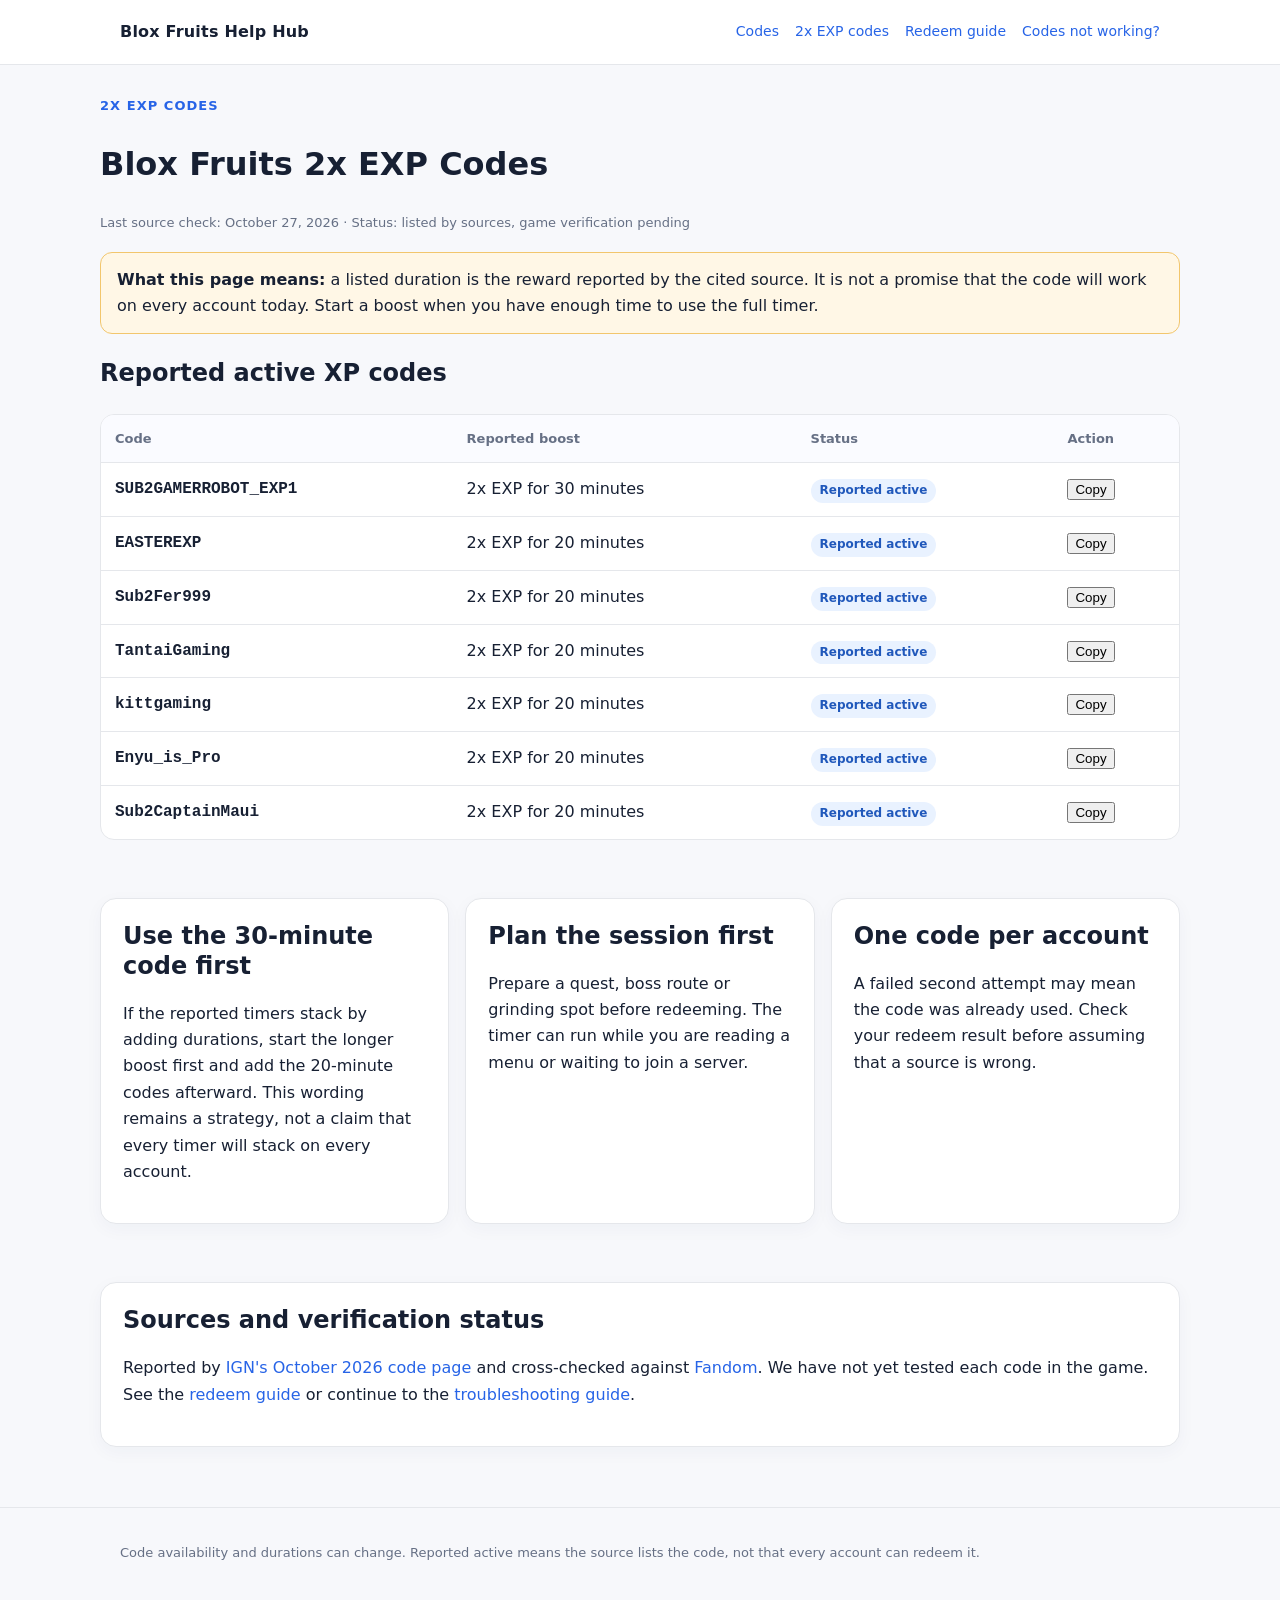
<file: two-x-exp-codes.html>
<!doctype html><html lang="en"><head><meta charset="utf-8"><meta name="viewport" content="width=device-width,initial-scale=1"><meta name="description" content="Compare reported Blox Fruits 2x EXP codes, the XP duration listed by each source, copy the exact code and plan when to redeem it."><link rel="canonical" href="https://blox-fruits-help-hub.pages.dev/two-x-exp-codes"><title>Blox Fruits 2x EXP Codes: Durations and Copy Guide | Blox Fruits Help Hub</title><link rel="stylesheet" href="styles.css"><script src="site.js" defer></script></head><body><header class="top"><div class="shell nav"><a class="logo" href="/">Blox Fruits Help Hub</a><nav class="links"><a href="/codes">Codes</a><a href="/two-x-exp-codes">2x EXP codes</a><a href="/redeem">Redeem guide</a><a href="/not-working">Codes not working?</a></nav></div></header><main class="section shell"><div class="eyebrow">2x EXP codes</div><h1>Blox Fruits 2x EXP Codes</h1><p class="meta">Last source check: October 27, 2026 · Status: listed by sources, game verification pending</p><div class="notice"><strong>What this page means:</strong> a listed duration is the reward reported by the cited source. It is not a promise that the code will work on every account today. Start a boost when you have enough time to use the full timer.</div><h2>Reported active XP codes</h2><div class="table-wrap"><table class="codes"><thead><tr><th>Code</th><th>Reported boost</th><th>Status</th><th>Action</th></tr></thead><tbody><tr><td class="code" data-label="Code">SUB2GAMERROBOT_EXP1</td><td data-label="Reported boost">2x EXP for 30 minutes</td><td data-label="Status"><span class="tag xp">Reported active</span></td><td data-label="Action"><button onclick="copyCode('SUB2GAMERROBOT_EXP1',this)">Copy</button></td></tr><tr><td class="code" data-label="Code">EASTEREXP</td><td data-label="Reported boost">2x EXP for 20 minutes</td><td data-label="Status"><span class="tag xp">Reported active</span></td><td data-label="Action"><button onclick="copyCode('EASTEREXP',this)">Copy</button></td></tr><tr><td class="code" data-label="Code">Sub2Fer999</td><td data-label="Reported boost">2x EXP for 20 minutes</td><td data-label="Status"><span class="tag xp">Reported active</span></td><td data-label="Action"><button onclick="copyCode('Sub2Fer999',this)">Copy</button></td></tr><tr><td class="code" data-label="Code">TantaiGaming</td><td data-label="Reported boost">2x EXP for 20 minutes</td><td data-label="Status"><span class="tag xp">Reported active</span></td><td data-label="Action"><button onclick="copyCode('TantaiGaming',this)">Copy</button></td></tr><tr><td class="code" data-label="Code">kittgaming</td><td data-label="Reported boost">2x EXP for 20 minutes</td><td data-label="Status"><span class="tag xp">Reported active</span></td><td data-label="Action"><button onclick="copyCode('kittgaming',this)">Copy</button></td></tr><tr><td class="code" data-label="Code">Enyu_is_Pro</td><td data-label="Reported boost">2x EXP for 20 minutes</td><td data-label="Status"><span class="tag xp">Reported active</span></td><td data-label="Action"><button onclick="copyCode('Enyu_is_Pro',this)">Copy</button></td></tr><tr><td class="code" data-label="Code">Sub2CaptainMaui</td><td data-label="Reported boost">2x EXP for 20 minutes</td><td data-label="Status"><span class="tag xp">Reported active</span></td><td data-label="Action"><button onclick="copyCode('Sub2CaptainMaui',this)">Copy</button></td></tr></tbody></table></div><div class="grid section"><article class="card"><h2>Use the 30-minute code first</h2><p>If the reported timers stack by adding durations, start the longer boost first and add the 20-minute codes afterward. This wording remains a strategy, not a claim that every timer will stack on every account.</p></article><article class="card"><h2>Plan the session first</h2><p>Prepare a quest, boss route or grinding spot before redeeming. The timer can run while you are reading a menu or waiting to join a server.</p></article><article class="card"><h2>One code per account</h2><p>A failed second attempt may mean the code was already used. Check your redeem result before assuming that a source is wrong.</p></article></div><div class="card"><h2>Sources and verification status</h2><p>Reported by <a href="https://www.ign.com/wikis/blox-fruits/Blox_Fruits_Codes" rel="noreferrer">IGN's October 2026 code page</a> and cross-checked against <a href="https://blox-fruits.fandom.com/wiki/Codes" rel="noreferrer">Fandom</a>. We have not yet tested each code in the game. See the <a href="/redeem">redeem guide</a> or continue to the <a href="/not-working">troubleshooting guide</a>.</p></div></main><footer class="footer"><div class="shell">Code availability and durations can change. Reported active means the source lists the code, not that every account can redeem it.</div></footer></body></html>
</file>
<file: styles.css>
:root{--bg:#f7f8fb;--ink:#172033;--muted:#667085;--card:#fff;--line:#e5e7eb;--brand:#2764e7;--soft:#eef4ff;--warn:#fff7e6;--warn-line:#f2c66d;--ok:#e8f7ee;--ok-line:#83c99c}*{box-sizing:border-box}body{margin:0;background:var(--bg);color:var(--ink);font:16px/1.65 system-ui,-apple-system,BlinkMacSystemFont,"Segoe UI",sans-serif}a{color:var(--brand);text-decoration:none}a:hover{text-decoration:underline}.shell{max-width:1080px;margin:auto;padding:0 20px}.top{background:#fff;border-bottom:1px solid var(--line);position:sticky;top:0;z-index:10}.nav{display:flex;align-items:center;justify-content:space-between;min-height:64px;gap:18px}.logo{font-weight:800;color:var(--ink);letter-spacing:.2px}.links{display:flex;gap:16px;flex-wrap:wrap;font-size:14px}.hero{padding:54px 0 30px;background:linear-gradient(135deg,#f0f5ff,#fff)}.eyebrow{font-size:13px;color:var(--brand);font-weight:700;text-transform:uppercase;letter-spacing:.08em}.hero h1{font-size:clamp(32px,5vw,52px);line-height:1.12;margin:12px 0}.hero p{max-width:720px;color:var(--muted);font-size:18px}.meta{font-size:13px;color:var(--muted)}.grid{display:grid;grid-template-columns:repeat(auto-fit,minmax(240px,1fr));gap:16px;margin:28px 0}.card{background:var(--card);border:1px solid var(--line);border-radius:16px;padding:22px;box-shadow:0 5px 18px rgba(25,50,100,.04)}.card h2,.card h3{margin-top:0;line-height:1.25}.button{display:inline-block;background:var(--brand);color:#fff;border-radius:10px;padding:10px 14px;font-weight:700;margin-top:8px}.button:hover{text-decoration:none;filter:brightness(.95)}.section{padding:30px 0}.notice{background:var(--warn);border:1px solid var(--warn-line);padding:14px 16px;border-radius:12px;margin:18px 0}.success{background:var(--ok);border:1px solid var(--ok-line);padding:14px 16px;border-radius:12px;margin:18px 0}.table-wrap{overflow-x:auto;background:#fff;border:1px solid var(--line);border-radius:14px}.codes{border-collapse:collapse;width:100%;min-width:680px}.codes th,.codes td{padding:13px 14px;border-bottom:1px solid var(--line);text-align:left;vertical-align:top}.codes th{background:#fafbff;font-size:13px;color:var(--muted)}.codes tr:last-child td{border-bottom:0}.code{font-family:ui-monospace,SFMono-Regular,Menlo,monospace;font-weight:700;white-space:nowrap}.tag{display:inline-block;border-radius:999px;padding:2px 9px;font-size:12px;font-weight:700}.tag.verify{background:#fff1cc;color:#8a5b00}.tag.exp{background:#f1f2f4;color:#596273}.tag.xp{background:#e9f2ff;color:#2058bb}.two{display:grid;grid-template-columns:repeat(auto-fit,minmax(300px,1fr));gap:18px}.steps li{margin:9px 0}.footer{color:var(--muted);font-size:13px;padding:34px 0 52px;border-top:1px solid var(--line);margin-top:30px}.small{font-size:14px;color:var(--muted)}@media(max-width:640px){.nav{align-items:flex-start;flex-direction:column;padding:14px 0}.hero{padding-top:34px}.links{gap:10px}.card{padding:18px}.table-wrap{overflow:visible;border:0;background:transparent}.codes{display:block;min-width:0;background:transparent}.codes thead{display:none}.codes tbody,.codes tr,.codes td{display:block;width:100%}.codes tr{background:#fff;border:1px solid var(--line);border-radius:14px;margin:0 0 12px;padding:4px 14px}.codes td{border-bottom:1px solid var(--line);padding:10px 0}.codes tr:last-child td{border-bottom:1px solid var(--line)}.codes td:last-child{border-bottom:0;padding-top:12px}.codes td::before{content:attr(data-label);display:block;font-size:12px;font-weight:700;color:var(--muted);margin-bottom:3px}.code{white-space:normal;overflow-wrap:anywhere}.two{grid-template-columns:1fr}}
.filter-bar{display:flex;align-items:center;gap:10px;flex-wrap:wrap;background:#fff;border:1px solid var(--line);border-radius:12px;padding:12px 14px;margin:18px 0}.filter-bar label{font-size:13px;font-weight:700;color:var(--muted)}.filter-bar input,.filter-bar select{border:1px solid var(--line);border-radius:8px;padding:8px 10px;background:#fff;color:var(--ink);font:inherit}.filter-bar input{min-width:220px}@media(max-width:640px){.filter-bar{align-items:stretch;flex-direction:column}.filter-bar input,.filter-bar select{width:100%}}
</file>
